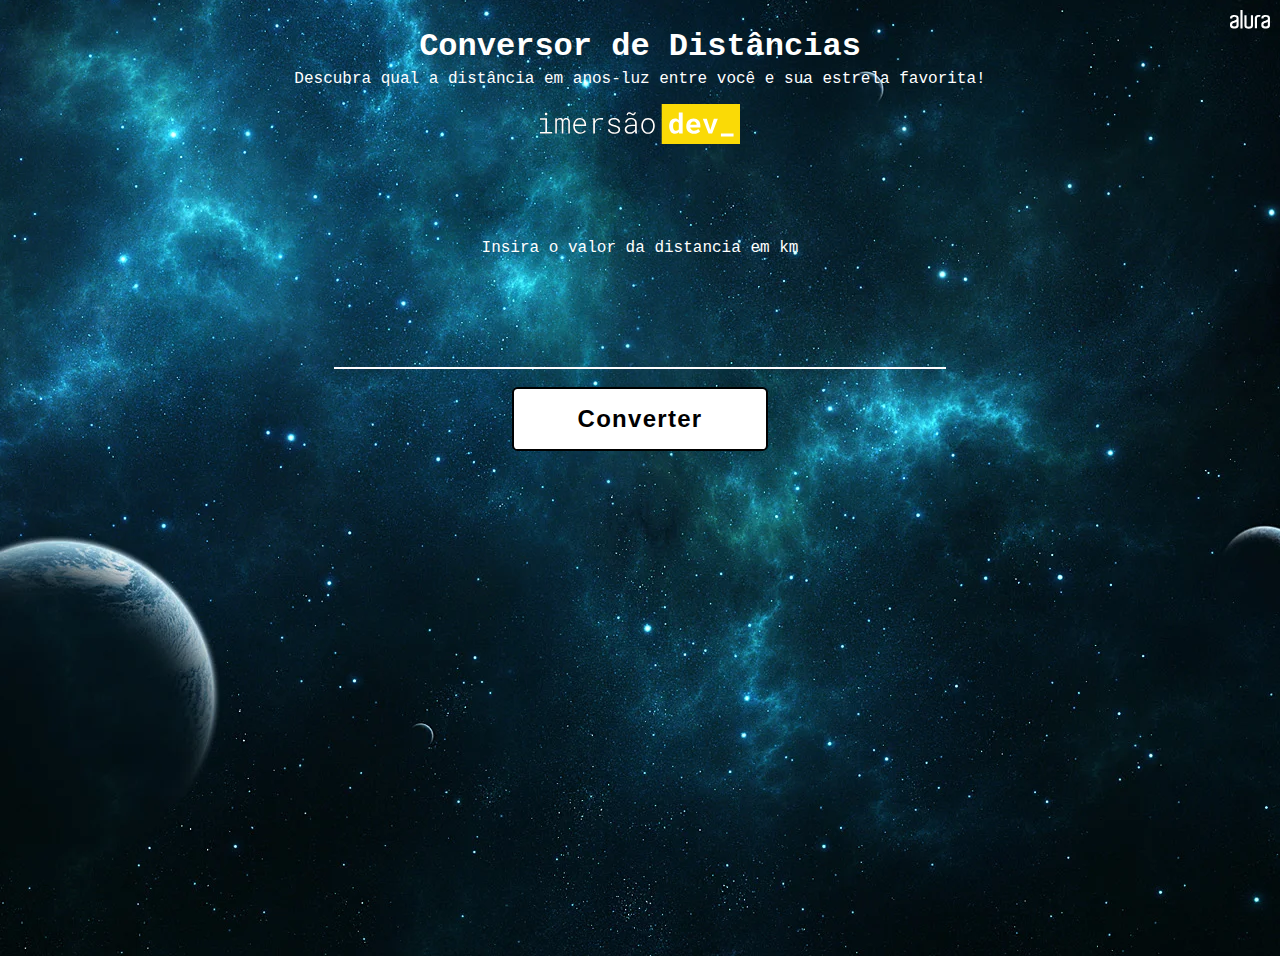
<file: calculadora-de-distancia/index.html>
<html>

<head>
  <title> Imersão Dev Alura - Aula 02</title>
  <link rel="stylesheet" href="style.css" type="text/css" media="screen">
  <script src="script.js"></script>
</head>

<body>
  <div class="container">
    <h1 class="page-title">
      Conversor de Distâncias
    </h1>
    <p class="page-subtitle">
      Descubra qual a distância em anos-luz entre você e sua estrela favorita!
    </p>
    <img src="../imgs/logo-imersao-conversor-de-moedas.svg" class="page-logo" alt=""><br><br>
    <div class="label-container">
      <label for="distancia">Insira o valor da distancia em km</label>
      <br>
      <input type="number" id="valor" class="input-distancia" size="2" />
      <div class="line"></div><br>
    </div>
    <button type="submit" class="submit-button" onclick="Converter()">Converter</button>
    <h2 id="valorConvertido"></h2>
    <a href="https://alura.com.br/" target="_blank">
      <img src="../imgs/alura-logo.svg" alt="" class="alura-logo">
    </a>
  </div>
</body>

</html>
</file>
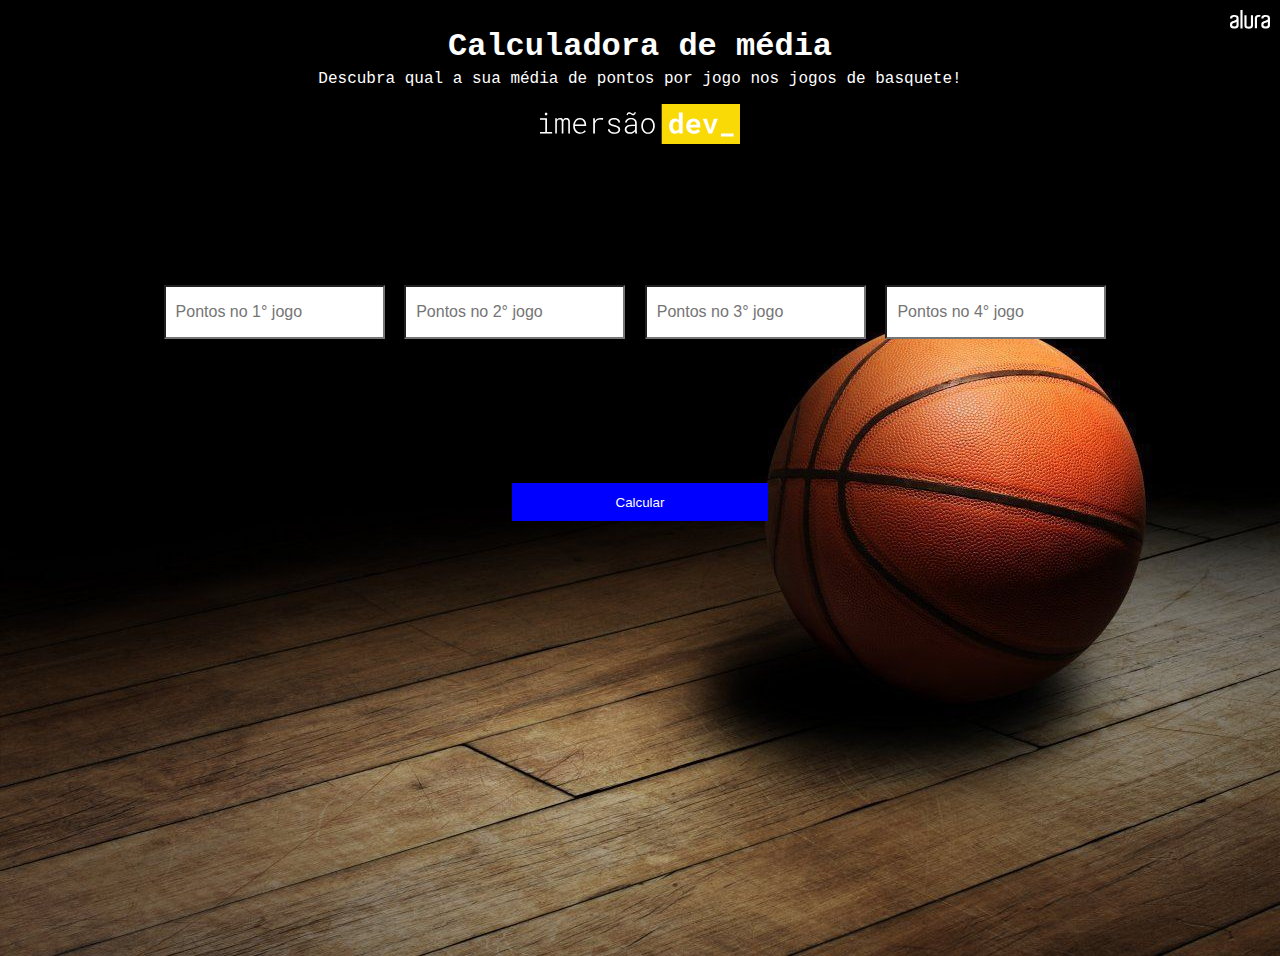
<file: calculadora-de-media/index.html>
<html>

<head>
  <title> Imersão Dev Alura - Aula 01</title>
  <link rel="stylesheet" href="style.css" type="text/css" media="screen">
  <script src="script.js"></script>
</head>

<body>
  <div class="container">
    <h1 class="page-title">
      Calculadora de média</h1>
    <p class="page-subtitle">
      Descubra qual a sua média de pontos por jogo nos jogos de basquete!
    </p>
    <img src="../imgs/logo-imersao-conversor-de-moedas.svg" class="page-logo" alt="">
    <form class="flex-form">
      <input id="jogo-um" type="number" placeholder="Pontos no 1° jogo">
      <input id="jogo-dois" type="number" placeholder="Pontos no 2° jogo">
      <input id="jogo-tres" type="number" placeholder="Pontos no 3° jogo">
      <input id="jogo-quatro" type="number" placeholder="Pontos no 4° jogo">
    </form>
    <button type="submit" class="submit-button" onclick="CalculaMedia()">Calcular</button>
    <h2 id="valorMedia"></h2>
  </div>
  <a href="https://alura.com.br/" target="_blank">
    <img src="../imgs/alura-logo.svg" alt="" class="alura-logo">
  </a>
</body>

</html>
</file>
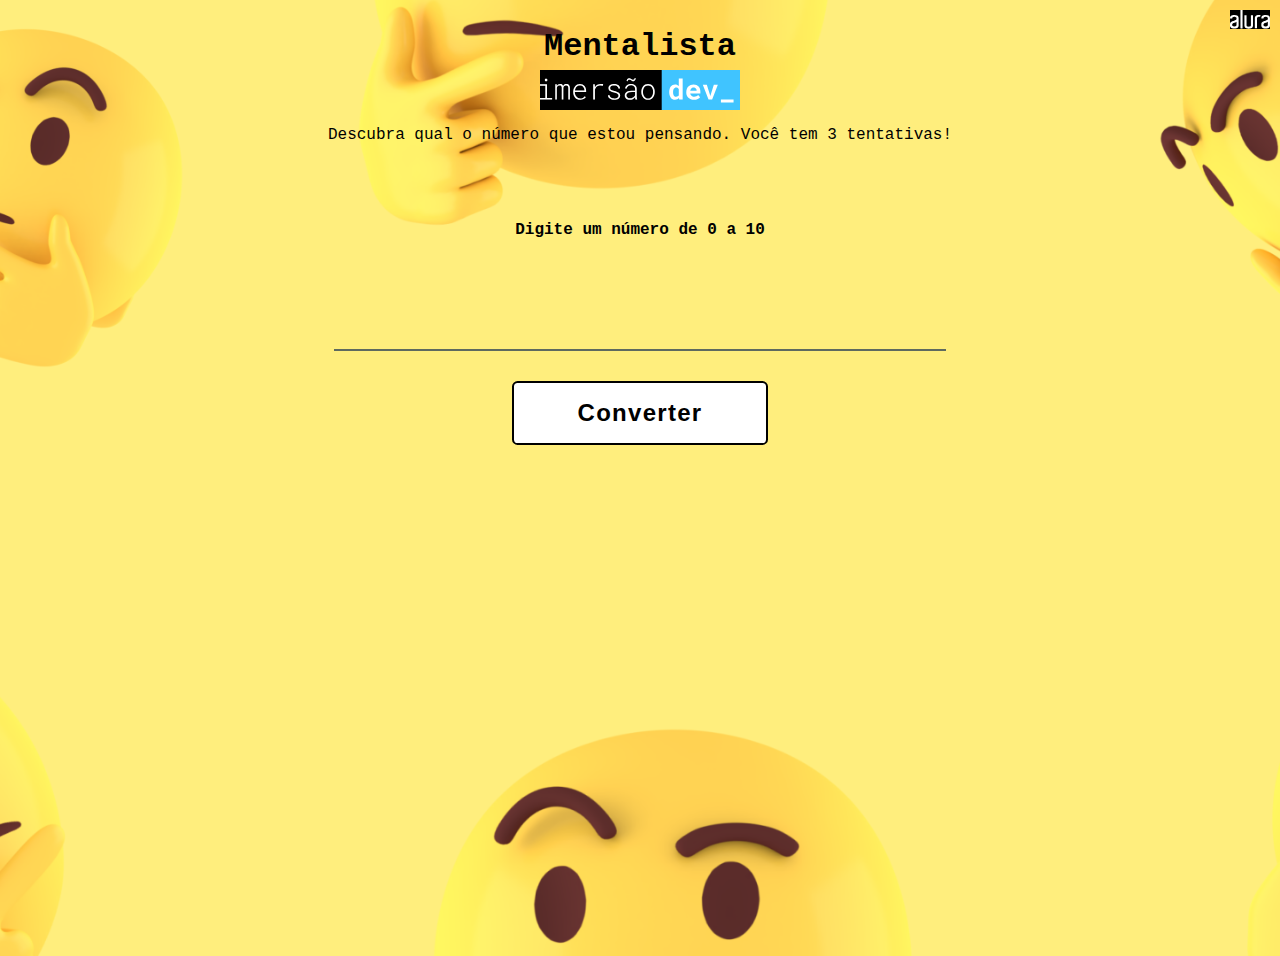
<file: number-guesser/index.html>
<html>

<head>
	<title>
		Imersão Dev - Aula 03
	</title>
	<link rel="stylesheet" href="style.css" type="text/css" media="screen">
  	<script src="script.js"></script>
</head>

<body>
	<div class="container">
		<h1 class="page-title">
			Mentalista
		</h1>
		<img src="../imgs/logo-imersao-mentalista.svg" class="page-logo" alt=""><br>
		<p class="page-subtitle">
			Descubra qual o número que estou pensando. Você tem 3 tentativas!
		</p>
		<div class="label-container">
			<label for="chute">Digite um número de 0 a 10</label>
			<br>
			<input type="number" id="valor" class="input-chute" size="2" />
			<div class="line"></div><br>
		</div>
		<button type="submit" class="submit-button" onclick="Chutar()">Converter</button>
		<h2 class="resultado" id="resultado"></h2>
		<h2 class="resultado" id="tentativas"></h2>
	</div>
	<a href="https://alura.com.br/" target="_blank">
		<img src="../imgs/alura-logo.svg" alt="" class="alura-logo">
	</a>
</body>

</html>
</file>
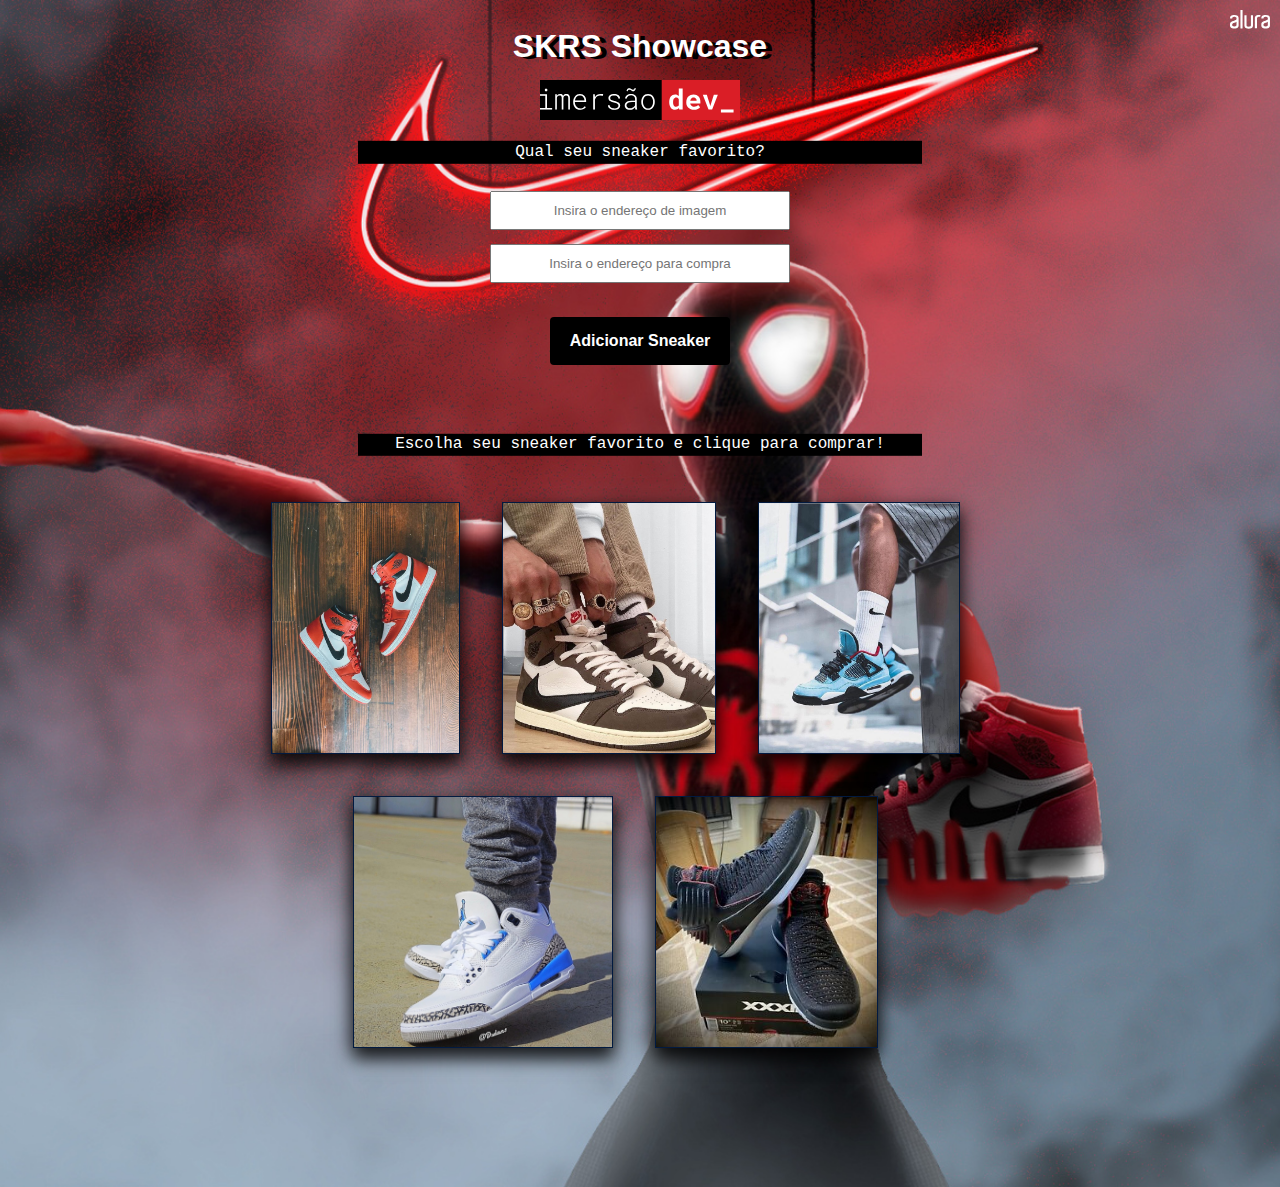
<file: sneakerfilx/index.html>
<html>

<head>
	<title>
		Imersão Dev - Aula 04
	</title>
	<link rel="stylesheet" href="style.css" type="text/css" media="screen">
  <link href="http://fonts.cdnfonts.com/css/graffiti-font" rel="stylesheet">
</head>

<body>
  <div class="container">
    <h1 class="page-title">
      SKRS Showcase
    </h1>
    <img src="../imgs/logo-imersao-aluraflix.svg" class="page-logo" alt="">
    <div class="container-input">
      <p class="page-question">
        Qual seu sneaker favorito?
      </p>
      <input type="text" id="imgUrl" name="imgUrl" placeholder="Insira o endereço de imagem">
      <input type="text" id="buyUrl" name="buyUrl" placeholder="Insira o endereço para compra">
      <button onClick="adicionarSnkr()">Adicionar Sneaker</button>
    </div>
    <p class="page-subtitle">
      Escolha seu sneaker favorito e clique para comprar!
    </p>
    <div id="vitrine"></div>
  </div>
  <a href="https://alura.com.br/" target="_blank">
    <img src="../imgs/alura-logo.svg" alt="" class="alura-logo">
  </a>
  <script src="script.js"></script>
</body>

</html>
</file>
<file: calculadora-de-distancia/style.css>
body {
  font-family: "Roboto Mono", monospace;
  min-height: 400px;
  background-image: url("../imgs/space.webp");
  background-color: #000000;
  background-position: center bottom;
  background-repeat: no-repeat;
  background-size: auto;
}

.container {
  text-align: center;
  padding: 20px;
  height: 100vh;
}

.page-title {
  color: #ffffff;
  margin: 0 0 5px;
}

.page-subtitle {
  color: #ffffff;
  margin-top: 5px;
}

.page-logo {
  width: 200px;
}

.alura-logo {
  width: 40px;
  position: absolute;
  top: 10px;
  right: 10px;
}

input {
  margin: 12px;
  padding: 6px;
  border-radius: 5px;
}

label {
  color: white;
}

h2 {
  color: #ffffff;
  font-size: 30px;
}

.label-container {
  margin-top: 6vw;
}

.input-distancia {
  pointer-events: auto;
  opacity: 1;
  transition: opacity 0.18s 0.48s;
  background: transparent;
  border: none;
  outline: none;
  font-size: 26px;
  transition: opacity 0s;
  text-align: center;
  color: white;
  margin-bottom: 0;
  padding-top: 5%;
}

input::-webkit-outer-spin-button,
input::-webkit-inner-spin-button {
  -webkit-appearance: none;
  margin: 0;
}

.line {
  margin-left: 25%;
  width: 50%;
  height: 2px;
  background: -o-linear-gradient(
    left,
    RGBA(254, 253, 255, 1) 50%,
    transparent 50%
  );
  background: linear-gradient(
    to right,
    RGBA(254, 253, 255, 1) 50%,
    transparent 50%
  );
  background-color: RGBA(55, 73, 87, 0.8);
  background-size: 200% 100%;
  -webkit-transition: all 0.3s ease;
  -o-transition: all 0.3s ease;
  transition: all 0.3s ease;
}

button {
  font-weight: 600;
  border: solid 2px black;
  outline: 0;
  padding: 1rem 4rem;
  font-size: 1.5rem;
  letter-spacing: 0.08rem;
  background-color: white;
  border-radius: 0.35rem;
  position: relative;
  cursor: pointer;
}
button::after {
  content: "";
  position: absolute;
  top: 0;
  left: 0;
  width: 100%;
  height: 100%;
  background-color: pink;
  z-index: -1;
  border-radius: 0.35rem;
  border: solid 2px black;
  transition: all 0.3s ease-in-out;
}

button.submit-button::after {
  width: 90%;
  height: 90%;
}

button.submit-button:hover {
  background-color: skyblue;
}
</file>
<file: calculadora-de-media/style.css>
body {
  font-family: "Roboto Mono", monospace;
  min-height: 400px;
  background-image: url("../imgs/background-basket.jpg");
  background-color: #000000;
  background-size: cover;
  background-position: center bottom;
  background-repeat: no-repeat;
}

.container {
  text-align: center;
  padding: 20px;
  height: 100vh;
}

.page-title {
  color: #ffffff;
  margin: 0 0 5px;
}

.page-subtitle {
  color: #ffffff;
  margin-top: 5px;
}

.page-logo {
  width: 200px;
}

.alura-logo {
  width: 40px;
  position: absolute;
  top: 10px;
  right: 10px;
}

.submit-button {
  background: blue;
  border: 1px solid blue;
  color: #fff;
  padding: 0 30px;
  cursor: pointer;
  -webkit-transition: all 0.2s;
  -moz-transition: all 0.2s;
  transition: all 0.2s;
  position: relative;
  margin-top: 10vw;
  width: 20vw;
  height: 3vw;
}

.submit-button:hover {
  background: #d73851;
  border: 1px solid #d73851;
}

.flex-form {
  display: inline-block;
  z-index: 10;
  position: relative;
  width: 100%;
  margin-top: 11vw;
  align-content: center;
  justify-content: center;
  align-items: center;
}

.flex-form > * {
  padding: 0 0 0 10px;
  line-height: 50px;
  font-size: 1rem;
  border-radius: 0;
  outline: 0;
  -webkit-appearance: none;
  margin-right: 10px;
}

input[type="search"] {
  flex-basis: 500px;
  text-align: center;
}

h2 {
  color: #ffffff;
  font-size: 30px;
}
</file>
<file: number-guesser/style.css>
body {
	font-family: "Roboto Mono", monospace;
	min-height: 600px;
	background-image: url("../imgs/Thinking_Face.png");
	background-color: #000000;
	background-size: cover;
	background-position: center bottom;
	background-repeat: no-repeat;
}

.container {
	text-align: center;
	padding: 20px;
	height: 100vh;
}

.page-title {
	color: black;
	margin: 0 0 5px;
}

.page-subtitle {
	color: black;
	margin-top: 16px;
}

.page-logo {
	width: 200px;
	background-color: black;
}

.alura-logo {
	width: 40px;
	position: absolute;
	top: 10px;
	right: 10px;
	background-color: black;
}

@media (max-height: 500px) {
	body {
		min-height: 800px;
	}
}

input {
	margin: 4px;
	padding: 6px;
	border-radius: 5px;
}

button {
	margin-top: 12px;
	padding: 4px 8px;
	border-radius: 10px;
	background: #ffffff;
}

.resultado {
	color: black;
	text-align: center;
	margin-top: 16px;
}

input {
	margin: 12px;
	padding: 6px;
	border-radius: 5px;
}

label {
	color: black;
	font-weight: bold;
}

h2 {
	color: black;
	font-size: 30px;
}

.label-container {
	margin-top: 6vw;
}

.input-chute {
	pointer-events: auto;
	opacity: 1;
	transition: opacity 0.18s 0.48s;
	background: transparent;
	border: none;
	outline: none;
	font-size: 26px;
	transition: opacity 0s;
	text-align: center;
	color: black;
	margin-bottom: 0;
	padding-top: 5%;
}

input::-webkit-outer-spin-button,
input::-webkit-inner-spin-button {
	-webkit-appearance: none;
	margin: 0;
}

.line {
	margin-left: 25%;
	width: 50%;
	height: 2px;
	background: black;
	background-color: RGBA(55, 73, 87, 0.8);
	background-size: 200% 100%;
	-webkit-transition: all 0.3s ease;
	-o-transition: all 0.3s ease;
	transition: all 0.3s ease;
}

button {
	font-weight: 600;
	border: solid 2px black;
	outline: 0;
	padding: 1rem 4rem;
	font-size: 1.5rem;
	letter-spacing: 0.08rem;
	background-color: white;
	border-radius: 0.35rem;
	position: relative;
	cursor: pointer;
}
button::after {
	content: "";
	position: absolute;
	top: 0;
	left: 0;
	width: 100%;
	height: 100%;
	background-color: pink;
	z-index: -1;
	border-radius: 0.35rem;
	border: solid 2px black;
	transition: all 0.3s ease-in-out;
}

button.submit-button::after {
	width: 90%;
	height: 90%;
}

button.submit-button:hover {
	background-color: skyblue;
}
</file>
<file: sneakerfilx/style.css>
body {
  font-family: "Roboto Mono", monospace;
  text-align: center;
  background-image: url("../imgs/spiderman-jordan.jpg");
  background-color: #000000;
  background-size: cover;
  background-position: center top;
  background-repeat: no-repeat;
}

.container {
  text-align: center;
  padding: 20px;
}

.page-title {
  color: #ffffff;
  margin: 0 0 15px;
  font-family: "Graffiti font", sans-serif;
  text-shadow: 6px 2px black;
}

.page-subtitle, .page-question {
  width: 500px;
  position: relative;
  background-color: black;
  padding: 0.1em 2em 1.3em 2em;
  left: 50%;
  top: 1em;
  height: 0px;
  transform: translate(-50%, -50%);
  color: white;
}
.page-question {
  margin-bottom: 2em;
}

.page-logo {
  width: 200px;
  background-color: black;
}

.alura-logo {
  width: 40px;
  position: absolute;
  top: 10px;
  right: 10px;
}

body > img {
  margin: 0 10px;
}

img {
  max-height: 250px;
}

#vitrine {
  height: 678px;
  padding-right: 16%;
  padding-left: 12%;
  margin-top: 30px;
}

.container-input{
  padding-bottom: 3em;
}

.container-input input {
  display: block;
  margin: 14px auto;
  padding: 10px 50px;
  width: 300px;
  text-align: center;
}

.container-input button {
  border: 0;
  color: #ffffff;
  background: #000000;
  font-weight: bold;
  padding: 15px 20px;
  font-size: 16px;
  border-radius: 4px;
  margin-top: 20px;
  cursor: pointer;
  transition: 0.3s;
}

.container-input button:hover {
  opacity: 0.8;
}


.snkr-img {
  margin: 21px;
  box-shadow: 0 10px 16px 0 rgb(0 0 0 / 70%), 0 6px 20px 0 rgb(0 0 0 / 52%);
  border: 1px solid #021a40;
}

.snkr-img:hover {
  border: 3px solid red;
}
</file>
